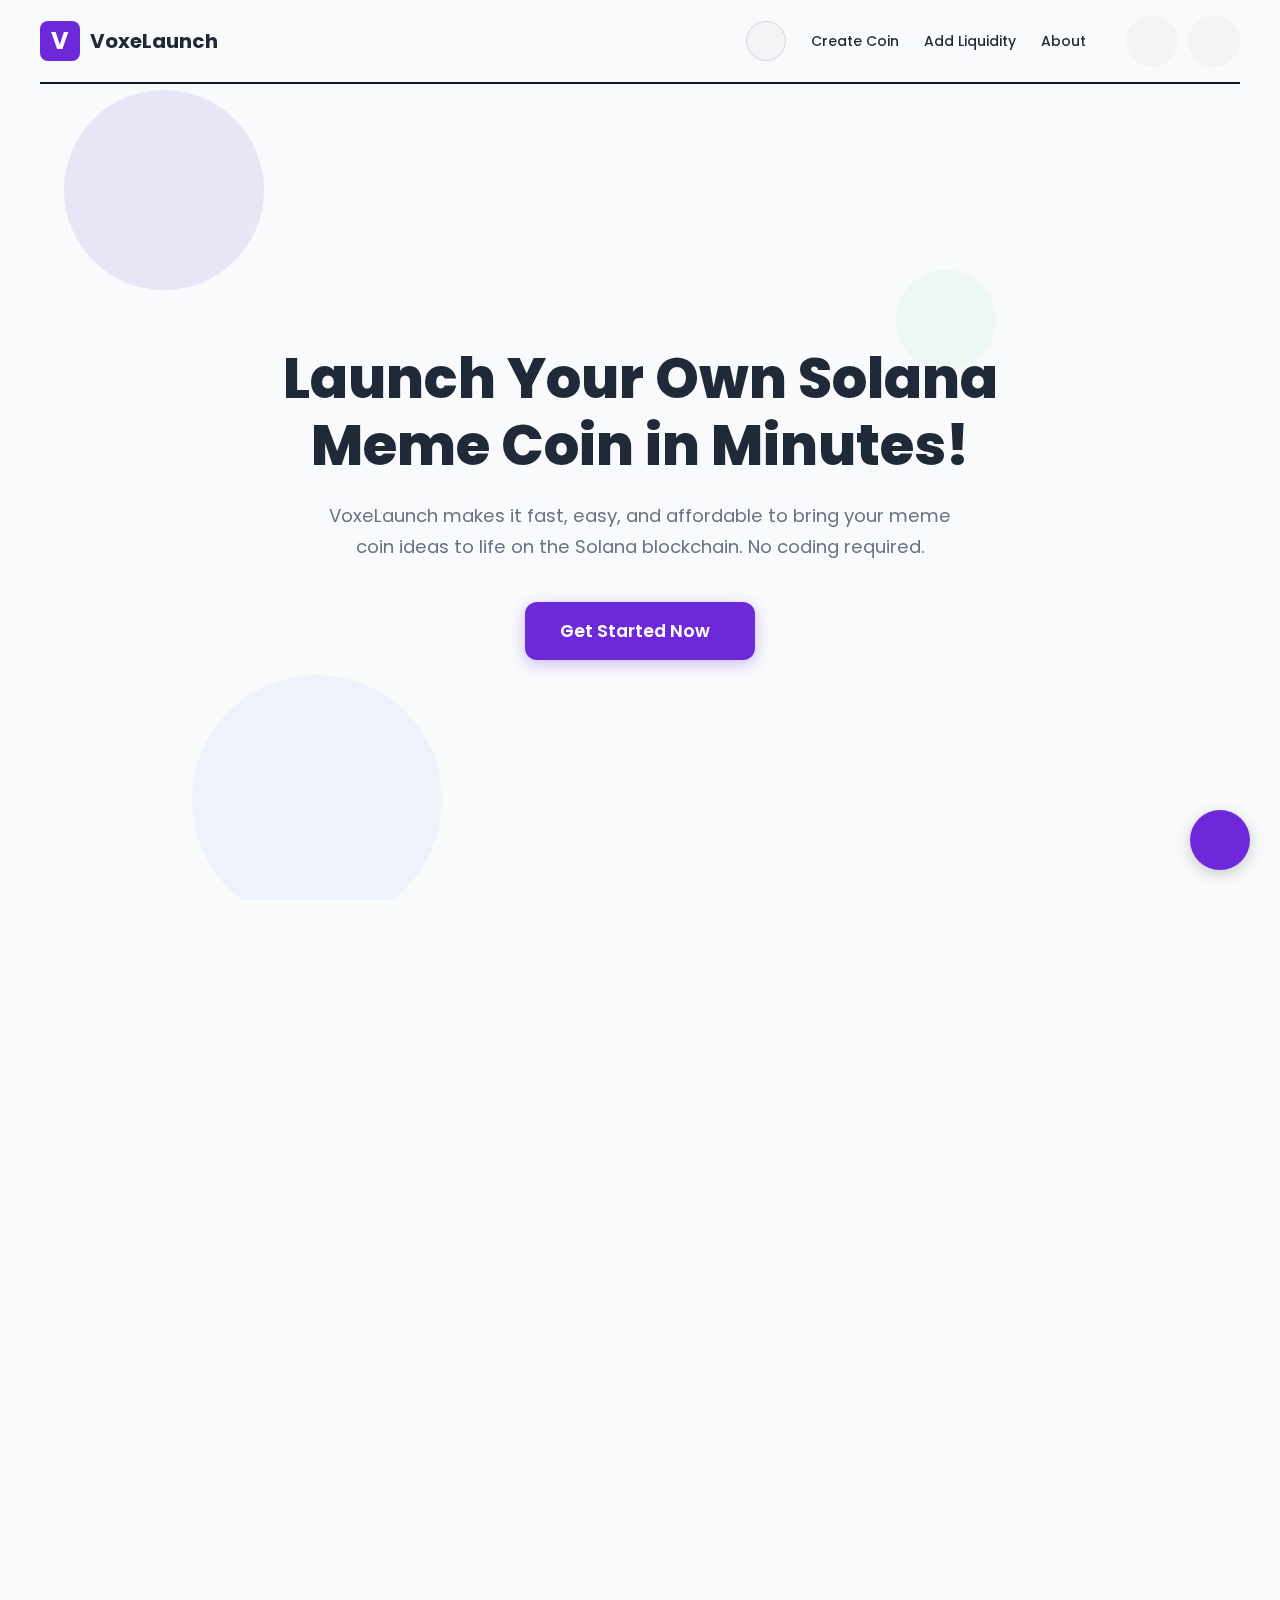
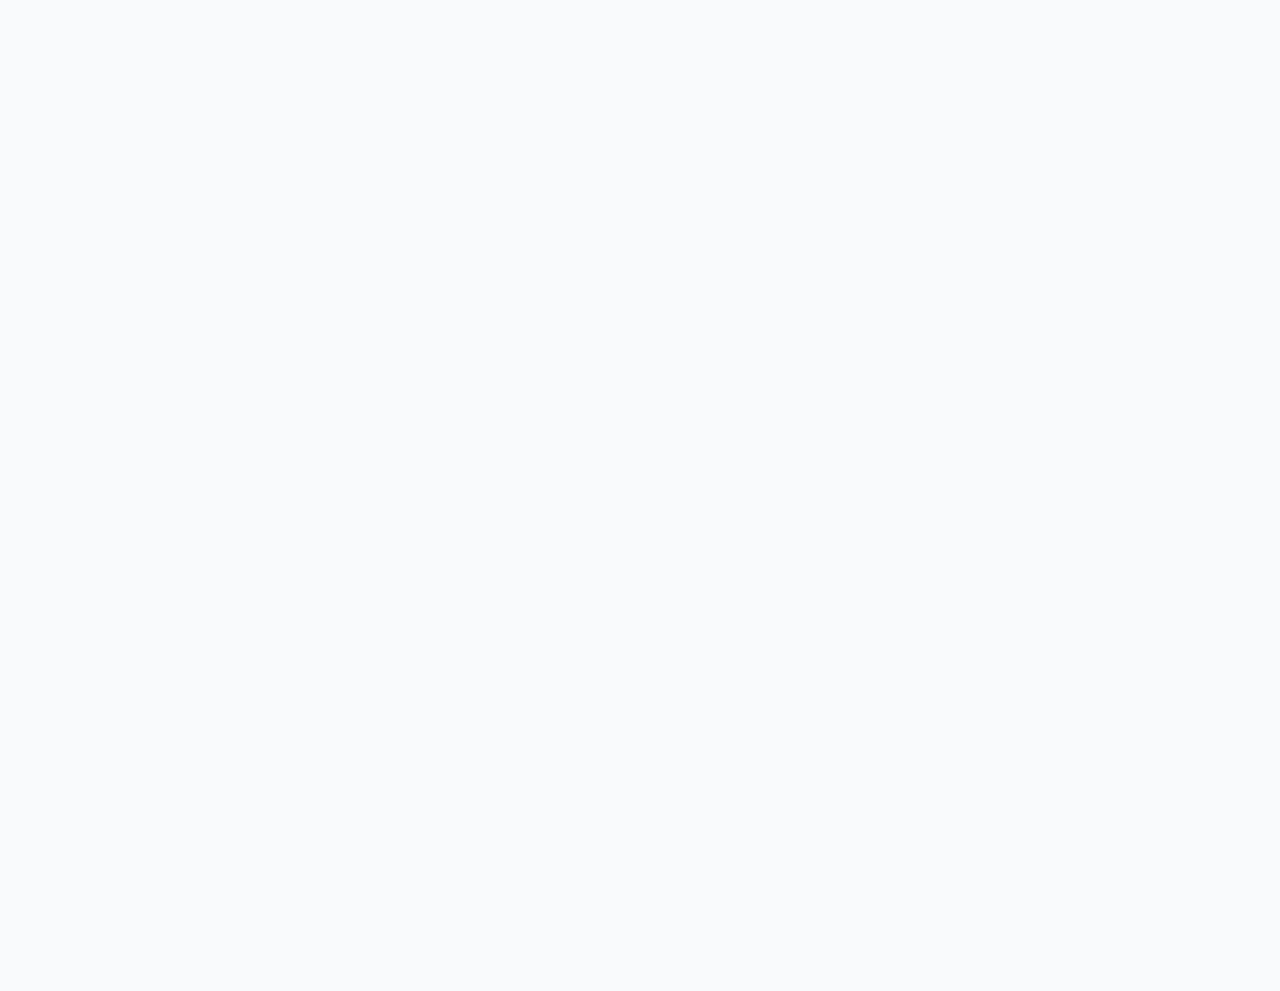
<file: landing.html>
<!DOCTYPE html>
<html lang="en">
<head>
    <meta charset="UTF-8">
    <meta name="viewport" content="width=device-width, initial-scale=1.0">
    <title>VoxeLaunch - Launch Your Solana Meme Coin</title>
    <link rel="stylesheet" href="style.css">
    <link href="https://fonts.googleapis.com/css2?family=Poppins:wght@300;400;500;600;700;800;900&display=swap" rel="stylesheet">
    <link rel="stylesheet" href="https://cdnjs.cloudflare.com/ajax/libs/font-awesome/6.5.2/css/all.min.css" integrity="sha512-SnH5WK+bZxgPHs44uWIX+LLJAJ9/2PkPKZ5QiAj6Ta86w+fsb2TkcmfRyVX3pBnMFcV7oQPJkl9QevSCWr3W6A==" crossorigin="anonymous" referrerpolicy="no-referrer" />
</head>
<body>
    <div class="landing-background-shapes">
        <div class="shape shape1"></div>
        <div class="shape shape2"></div>
        <div class="shape shape3"></div>
        <div class="shape shape4"></div>
    </div>

    <div class="container">
        <header class="fade-in-section">
            <div class="logo-container">
                <div class="logo-icon">V</div>
                <h1>VoxeLaunch</h1>
            </div>
            <nav>
                <div class="theme-switch-wrapper">
                    <label class="theme-switch" for="theme-toggle">
                        <input type="checkbox" id="theme-toggle" />
                        <span class="icon-container">
                            <i class="fas fa-sun theme-icon-sun"></i>
                            <i class="fas fa-moon theme-icon-moon"></i>
                        </span>
                    </label>
                </div>
                <a href="index.html">Create Coin</a>
                <a href="liquidity_adder.html">Add Liquidity</a>
                <a href="#">About</a>
            </nav>
            <div class="social-actions">
                <a href="#" class="social-icon"><i class="fab fa-twitter"></i></a>
                <a href="#" class="social-icon"><i class="fab fa-telegram-plane"></i></a>
            </div>
        </header>

        <main>
            <section class="hero-section fade-in-section">
                <div class="hero-content">
                    <h1>Launch Your Own Solana Meme Coin in Minutes!</h1>
                    <p class="subtitle">VoxeLaunch makes it fast, easy, and affordable to bring your meme coin ideas to life on the Solana blockchain. No coding required.</p>
                    <a href="index.html" class="cta-button primary-cta">Get Started Now <i class="fas fa-rocket"></i></a>
                </div>
                <div class="hero-image-placeholder">
                    <i class="fas fa-cubes fa-7x hero-icon-anim"></i>
                </div>
            </section>

            <section class="stats-section fade-in-section">
                <div class="stat-item">
                    <i class="fas fa-users stat-icon"></i>
                    <h3 class="stat-number" data-target="12345">0</h3>
                    <p>Active Users</p>
                </div>
                <div class="stat-item">
                    <i class="fas fa-coins stat-icon"></i>
                    <h3 class="stat-number" data-target="6789">0</h3>
                    <p>Coins Launched</p>
                </div>
                <div class="stat-item">
                    <i class="fas fa-chart-line stat-icon"></i>
                    <h3 class="stat-number" data-target="15000000" data-prefix="$">0</h3>
                    <p>Total Value Created</p>
                </div>
            </section>

            <section class="features-section fade-in-section">
                <h2>Why VoxeLaunch?</h2>
                <div class="features-grid">
                    <div class="feature-item">
                        <i class="fas fa-bolt"></i>
                        <h4>Lightning Fast</h4>
                        <p>Deploy your token on Solana in under 5 minutes.</p>
                    </div>
                    <div class="feature-item">
                        <i class="fas fa-shield-alt"></i>
                        <h4>Secure & Reliable</h4>
                        <p>Utilize battle-tested smart contracts and revoke authorities.</p>
                    </div>
                    <div class="feature-item">
                        <i class="fas fa-dollar-sign"></i>
                        <h4>Affordable</h4>
                        <p>Low fees for creation and liquidity provision.</p>
                    </div>
                    <div class="feature-item">
                        <i class="fas fa-code-branch"></i>
                        <h4>No Coding Needed</h4>
                        <p>Our intuitive interface handles all the complexities.</p>
                    </div>
                </div>
            </section>

             <section class="cta-bottom-section fade-in-section">
                <h2>Ready to Launch Your Legend?</h2>
                <p>Join thousands of creators and make your mark on the Solana ecosystem.</p>
                <a href="index.html" class="cta-button primary-cta">Create Your Coin <i class="fas fa-angle-right"></i></a>
            </section>


        </main>

        <footer class="fade-in-section">
            <p>© 2024 VoxeLaunch. All rights reserved.</p>
            <div class="footer-links">
                <a href="#">Privacy Policy</a>
                <a href="#">Terms of Service</a>
            </div>
        </footer>
    </div>

    <div class="chat-bubble fade-in-section">
        <i class="fas fa-comment-dots"></i>
    </div>

    <script src="landing_script.js"></script>
    <script src="theme.js"></script>
</body>
</html>
</file>
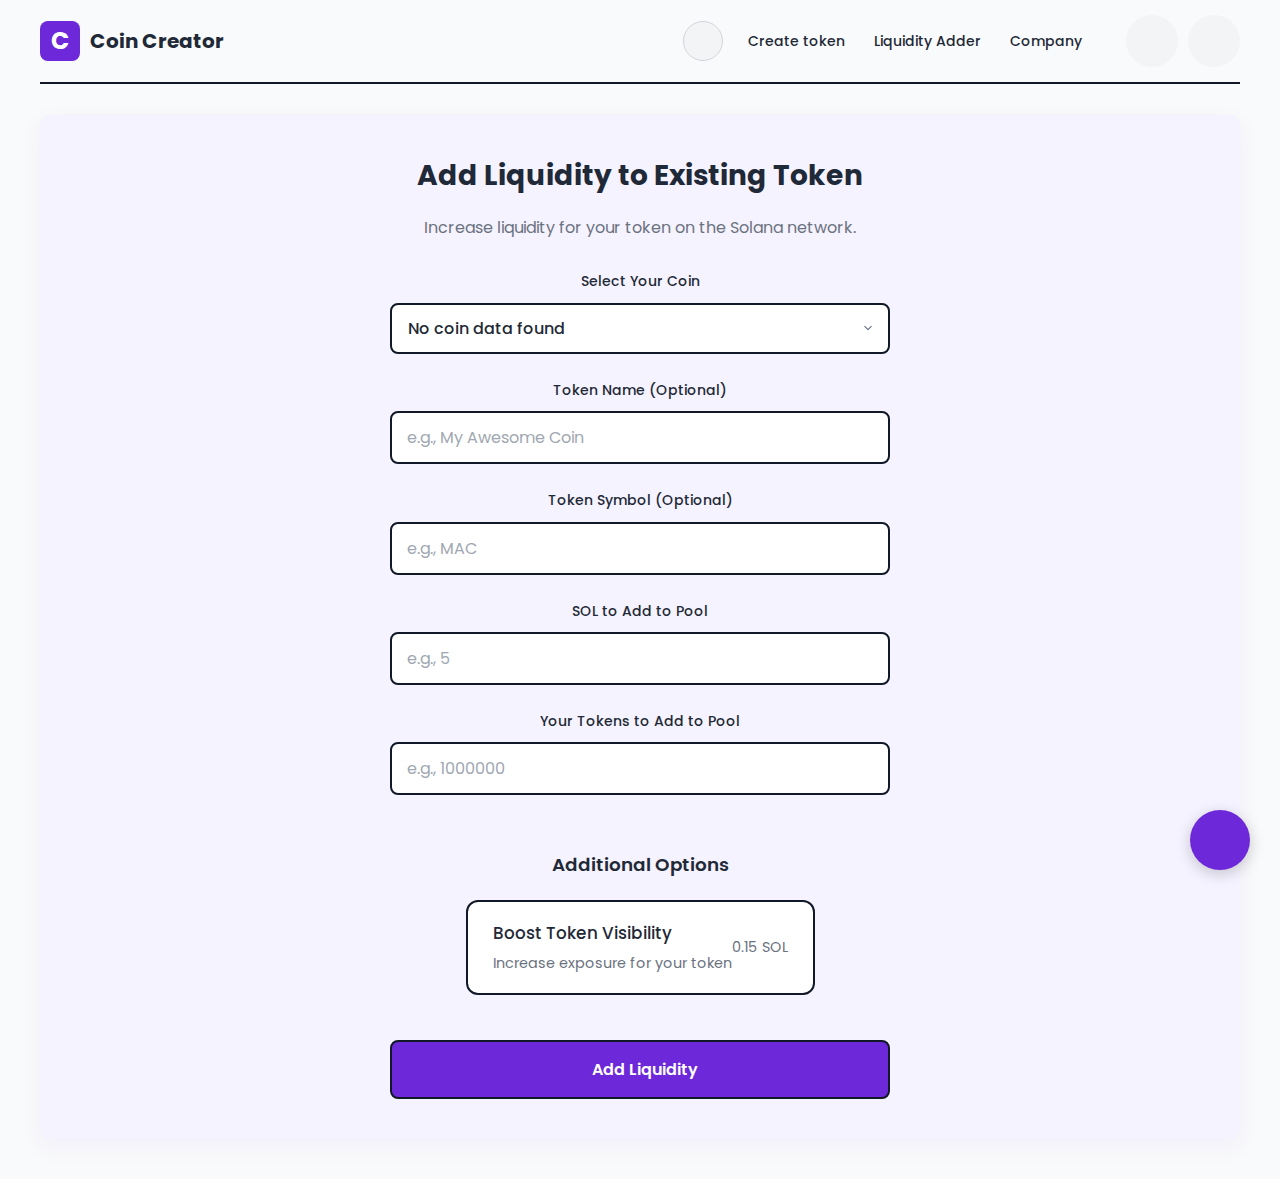
<file: liquidity_adder.html>
<!DOCTYPE html>
<html lang="en">
<head>
    <meta charset="UTF-8">
    <meta name="viewport" content="width=device-width, initial-scale=1.0">
    <title>Voxelaunch - Add Liquidity</title>
    <link rel="stylesheet" href="style.css">
    <link href="https://fonts.googleapis.com/css2?family=Poppins:wght@300;400;500;600;700&display=swap" rel="stylesheet">
    <link rel="stylesheet" href="https://cdnjs.cloudflare.com/ajax/libs/font-awesome/6.5.2/css/all.min.css" integrity="sha512-SnH5WK+bZxgPHs44uWIX+LLJAJ9/2PkPKZ5QiAj6Ta86w+fsb2TkcmfRyVX3pBnMFcV7oQPJkl9QevSCWr3W6A==" crossorigin="anonymous" referrerpolicy="no-referrer" />
    <style>
        /* Select dropdown styling to match site design */
        #laTokenSelect {
            width: 100%;
            padding: 12px 16px;
            border: var(--cartoon-outline-thickness) solid var(--outline-cartoon);
            border-radius: var(--squircle-radius-small);
            background-color: var(--surface-card);
            color: var(--text-primary);
            font-size: 1rem;
            font-weight: 500;
            font-family: 'Poppins', sans-serif;
            cursor: pointer;
            transition: all 0.3s ease;
            appearance: none;
            background-image: url("data:image/svg+xml,%3csvg xmlns='http://www.w3.org/2000/svg' fill='none' viewBox='0 0 20 20'%3e%3cpath stroke='%236b7280' stroke-linecap='round' stroke-linejoin='round' stroke-width='1.5' d='m6 8 4 4 4-4'/%3e%3c/svg%3e");
            background-position: right 12px center;
            background-repeat: no-repeat;
            background-size: 16px;
            padding-right: 40px;
        }
        
        #laTokenSelect:hover {
            border-color: var(--brand-primary);
            box-shadow: 0 0 0 1px var(--brand-primary);
        }
        
        #laTokenSelect:focus {
            outline: none;
            border-color: var(--brand-primary);
            box-shadow: 0 0 0 3px rgba(109, 40, 217, 0.1);
        }
        
        /* Dark theme adjustments */
        body.dark-theme #laTokenSelect {
            background-color: var(--surface-card);
            color: var(--text-primary);
            border-color: var(--outline-cartoon);
        }
        
        body.dark-theme #laTokenSelect:hover {
            border-color: var(--brand-primary);
        }
        
        body.dark-theme #laTokenSelect:focus {
            border-color: var(--brand-primary);
            box-shadow: 0 0 0 3px rgba(109, 40, 217, 0.2);
        }
    </style>
</head>
<body>
    <div class="container">
        <header class="fade-in-section">
            <div class="logo-container">
                <div class="logo-icon">C</div>
                <h1>Coin Creator</h1>
            </div>
            <nav>
                <div class="theme-switch-wrapper">
                    <label class="theme-switch" for="theme-toggle">
                        <input type="checkbox" id="theme-toggle" />
                        <span class="icon-container">
                            <i class="fas fa-sun theme-icon-sun"></i>
                            <i class="fas fa-moon theme-icon-moon"></i>
                        </span>
                    </label>
                </div>
                <a href="index.html">Create token <i class="fas fa-chevron-down"></i></a>
                <a href="liquidity_adder.html">Liquidity Adder <i class="fas fa-chevron-down"></i></a>
                <a href="#">Company <i class="fas fa-chevron-down"></i></a>
            </nav>
            <div class="social-actions">
                <a href="#" class="social-icon"><i class="fab fa-twitter"></i></a>
                <a href="#" class="social-icon"><i class="fab fa-telegram-plane"></i></a>
            </div>
        </header>

        <main>
            <section class="creator-card fade-in-section">
                <h2>Add Liquidity to Existing Token</h2>
                <p class="subtitle">Increase liquidity for your token on the Solana network.</p>

                <form id="addLiquidityForm">
                    <div class="form-group">
                        <label for="laTokenSelect">Select Your Coin</label>
                        <select id="laTokenSelect" name="laTokenSelect" required>
                            <option value="">Loading your coin...</option>
                        </select>
                    </div>
                    <div class="form-group">
                        <label for="laTokenName">Token Name (Optional)</label>
                        <input type="text" id="laTokenName" name="laTokenName" placeholder="e.g., My Awesome Coin">
                    </div>
                    <div class="form-group">
                        <label for="laTokenSymbol">Token Symbol (Optional)</label>
                        <input type="text" id="laTokenSymbol" name="laTokenSymbol" placeholder="e.g., MAC" maxlength="10">
                    </div>
                    <div class="form-group">
                        <label for="laSolAmount">SOL to Add to Pool</label>
                        <input type="number" id="laSolAmount" name="laSolAmount" placeholder="e.g., 5" step="0.1" min="0.1" required>
                    </div>
                     <div class="form-group">
                        <label for="laTokenAmount">Your Tokens to Add to Pool</label>
                        <input type="number" id="laTokenAmount" name="laTokenAmount" placeholder="e.g., 1000000" required>
                    </div>

                    <div class="security-options-section"> 
                        <h3>Additional Options</h3>
                        <label for="boostVisibility" class="security-option-item"> 
                            <input type="checkbox" id="boostVisibility" name="boostVisibility">
                            <div class="option-text">
                                <h4>Boost Token Visibility</h4>
                                <p>Increase exposure for your token</p>
                            </div>
                            <div class="option-control">
                                <span class="sol-cost">0.15 SOL</span>
                            </div>
                        </label>
                    </div>

                    <button type="submit" class="action-button">
                        <i class="fas fa-water-medical"></i> Add Liquidity
                    </button>
                </form>
            </section>
        </main>
    </div>

    <div class="chat-bubble fade-in-section">
        <i class="fas fa-comment-dots"></i>
    </div>

    <script src="liquidity_adder_script.js"></script>
    <script src="theme.js"></script>
</body>
</html>
</file>
<file: style.css>
:root {
    --bg-primary: #F9FAFB;
    --bg-secondary: #F5F3FF;
    --bg-tertiary: #FCE7F3;
    --bg-quaternary: #E9D5FF;

    --surface-default: #FFFFFF;
    --surface-card: #FFFFFF;
    --surface-modal: #FFFFFF;
    --surface-accent: #F3F4F6;
    --surface-info-light: #E9D5FF;
    --surface-selected-item: var(--promo-pink-bg);

    --text-primary: #1F2937;
    --text-secondary: #6B7280;
    --text-tertiary: #A0A7B2;
    --text-on-brand: #FFFFFF;
    --text-brand-alt: var(--brand-primary);
    --text-link: var(--brand-primary);

    --brand-primary: #6D28D9;
    --brand-primary-hover: #5B21B6;
    --brand-secondary: #4B0082;
    --brand-secondary-text: #FFD700;

    --border-default: #D1D5DB;
    --border-accent: #d1c4e9;
    --outline-cartoon: #111827;

    --shadow-soft-rgb: 0,0,0; 
    --shadow-medium-rgb: 0,0,0;
    --shadow-brand-rgb: 109, 40, 217;

    --squircle-radius: 12px;
    --squircle-radius-small: 8px;
    --cartoon-outline-thickness: 2px;
}

body.dark-theme {
    --bg-primary: #1A1D24;
    --bg-secondary: #232730;
    --bg-tertiary: #2C2A38; 
    --bg-quaternary: #302A40;

    --surface-default: #282C34;
    --surface-card: #252930;
    --surface-modal: #21252B;
    --surface-accent: #3A3F4B;
    --surface-info-light: #302A40;
    --surface-selected-item: #382A4A;

    --text-primary: #E1E3E8;
    --text-secondary: #9FA6B2;
    --text-tertiary: #7F8895;
    --text-on-brand: #FFFFFF;
    --text-brand-alt: #A16EFD; 
    --text-link: #A16EFD;

    --brand-primary: #7F3DF2; 
    --brand-primary-hover: #915CF5;
    --brand-secondary: #7F3DF2;
    --brand-secondary-text: #FFD700; 

    --border-default: #404552;
    --border-accent: #4A405C;
    --outline-cartoon: #D0D3D9; 

    --shadow-soft-rgb: 225,225,235;
    --shadow-medium-rgb: 225,225,235;
    --shadow-brand-rgb: 127, 61, 242;
}

body {
    font-family: 'Poppins', sans-serif;
    margin: 0;
    background-color: var(--bg-primary); 
    color: var(--text-primary);
    line-height: 1.6;
    overflow-x: hidden;
    transition: background-color 0.3s ease, color 0.3s ease;
}

.landing-background-shapes {
    position: fixed;
    top: 0;
    left: 0;
    width: 100%;
    height: 100%;
    overflow: hidden;
    z-index: -1; 
    pointer-events: none; 
}
.shape {
    position: absolute;
    border-radius: 50%;
    opacity: 0.1; 
    animation: float 20s infinite ease-in-out alternate;
    transition: background-color 0.3s ease, opacity 0.3s ease;
}
.shape1 { width: 200px; height: 200px; background-color: var(--brand-primary); top: 10%; left: 5%; animation-duration: 22s; }
.shape2 { width: 150px; height: 150px; background-color: var(--bg-tertiary); top: 60%; left: 80%; animation-duration: 18s; animation-delay: -5s; }
.shape3 { width: 100px; height: 100px; background-color: #86efac; top: 30%; left: 70%; animation-duration: 25s; animation-delay: -10s; }
.shape4 { width: 250px; height: 250px; background-color: #a5b4fc; top: 75%; left: 15%; animation-duration: 20s; animation-delay: -15s; }

body.dark-theme .landing-background-shapes .shape { opacity: 0.05; }
body.dark-theme .landing-background-shapes .shape3 { background-color: #3a5a3a; }
body.dark-theme .landing-background-shapes .shape4 { background-color: #3b4266; }


@keyframes float {
    0% { transform: translateY(0px) translateX(0px) rotate(0deg); }
    50% { transform: translateY(-30px) translateX(20px) rotate(180deg); }
    100% { transform: translateY(0px) translateX(0px) rotate(360deg); }
}

.container {
    max-width: 1200px;
    margin: 0 auto;
    padding: 0 20px;
    opacity: 1;
    transition: opacity 0.4s ease-out;
    position: relative; 
    z-index: 1;
}
.container.page-fade-out { opacity: 0; }

.fade-in-section {
    opacity: 0;
    transform: translateY(30px); 
    transition: opacity 0.7s ease-out, transform 0.7s ease-out;
}
.fade-in-section.is-visible {
    opacity: 1;
    transform: translateY(0);
}

header {
    display: flex;
    flex-wrap: wrap;
    align-items: center;
    padding: 15px 0; 
    border-bottom: var(--cartoon-outline-thickness) solid var(--outline-cartoon);
    margin-bottom: 30px;
    transition: border-color 0.3s ease;
    gap: 15px 20px;
}

.logo-container {
    display: flex;
    align-items: center;
    flex-shrink: 0;
    order: 1;
    margin-right: auto;
}
.logo-icon {
    background-color: var(--brand-primary);
    color: var(--text-on-brand);
    width: 40px;
    height: 40px;
    border-radius: var(--squircle-radius-small);
    display: flex;
    align-items: center;
    justify-content: center;
    font-size: 24px;
    font-weight: bold;
    margin-right: 10px;
    transition: background-color 0.3s ease, color 0.3s ease;
}
header h1 {
    font-size: 20px;
    font-weight: 700;
    margin: 0;
    color: var(--text-primary);
    transition: color 0.3s ease;
}

nav {
    display: flex;
    align-items: center;
    flex-wrap: wrap;
    gap: 10px 15px;
    order: 2;
}

nav a {
    text-decoration: none;
    color: var(--text-primary);
    font-size: 14px;
    font-weight: 500;
    font-family: 'Poppins', sans-serif;
    transition: color 0.2s ease;
    white-space: nowrap;
}
nav a:hover { color: var(--brand-primary); }
nav a i { font-size: 0.7em; margin-left: 4px; }


.social-actions {
    display: flex;
    align-items: center;
    order: 3;
    margin-left: auto;
}
.social-icon {
    color: var(--text-primary);
    font-size: 18px;
    margin-left: 10px;
    padding: 8px;
    background-color: var(--surface-accent);
    border-radius: 50%;
    width: 36px;
    height: 36px;
    display: inline-flex;
    justify-content: center;
    align-items: center;
    text-decoration: none;
    transition: transform 0.2s ease-out, box-shadow 0.2s ease-out, background-color 0.2s ease, color 0.2s ease;
}
.social-icon:first-child { 
    margin-left: 0; 
}
.social-icon:hover {
    background-color: var(--brand-primary);
    color: var(--text-on-brand);
    transform: translateY(-3px) scale(1.05);
    box-shadow: 0 4px 8px rgba(var(--shadow-medium-rgb),0.15);
}

.theme-switch-wrapper {
    display: flex;
    align-items: center;
}
.theme-switch {
    position: relative;
    display: inline-flex; 
    align-items: center;
    justify-content: center;
    width: 38px; 
    height: 38px;
    cursor: pointer;
    border-radius: 50%; 
    background-color: var(--surface-accent);
    transition: background-color 0.3s ease;
    border: 1px solid var(--border-default); 
}
.theme-switch:hover {
    background-color: var(--border-default); 
}
body.dark-theme .theme-switch {
    border-color: var(--surface-default);
}
.theme-switch input { display: none; } 

.theme-switch .icon-container {
    position: relative; 
    display: flex;
    align-items: center;
    justify-content: center;
    width: 100%;
    height: 100%;
    overflow: hidden; 
}

.theme-icon-sun, 
.theme-icon-moon {
    position: absolute; 
    font-size: 16px; 
    color: var(--text-primary); 
    transition: opacity 0.3s ease-in-out, transform 0.3s ease-in-out, color 0.3s ease;
}

.theme-icon-moon { opacity: 0; transform: scale(0.7) rotate(-90deg); }
.theme-icon-sun { opacity: 1; transform: scale(1) rotate(0deg); }

body.dark-theme .theme-icon-sun,
input:checked ~ .icon-container .theme-icon-sun { 
    opacity: 0;
    transform: scale(0.7) rotate(90deg);
}
body.dark-theme .theme-icon-moon,
input:checked ~ .icon-container .theme-icon-moon {
    opacity: 1;
    transform: scale(1) rotate(0deg);
}

.hero-section {
    padding: 80px 0;
    text-align: center;
    display: flex;
    flex-direction: column;
    align-items: center;
    justify-content: center;
    min-height: 70vh; 
    position: relative;
}
.hero-content h1 {
    font-size: 3.5rem; 
    font-weight: 800;
    color: var(--text-primary);
    margin-bottom: 20px;
    line-height: 1.2;
    max-width: 800px;
    margin-left: auto;
    margin-right: auto;
    transition: color 0.3s ease;
}
.hero-content .subtitle {
    font-size: 1.15rem;
    color: var(--text-secondary);
    max-width: 650px;
    margin: 0 auto 40px auto;
    line-height: 1.7;
    transition: color 0.3s ease;
}
.cta-button { 
    display: inline-flex;
    align-items: center;
    justify-content: center;
    padding: 15px 35px;
    font-size: 1.1rem;
    font-weight: 600;
    text-decoration: none;
    border-radius: var(--squircle-radius);
    transition: transform 0.2s ease-out, box-shadow 0.2s ease-out, background-color 0.2s ease, color 0.2s ease;
    border: none;
    cursor: pointer;
    font-family: 'Poppins', sans-serif;
}
.cta-button.primary-cta {
    background-color: var(--brand-primary);
    color: var(--text-on-brand);
    box-shadow: 0 4px 15px rgba(var(--shadow-brand-rgb), 0.3);
}
.cta-button.primary-cta:hover {
    background-color: var(--brand-primary-hover);
    transform: translateY(-3px) scale(1.02);
    box-shadow: 0 7px 20px rgba(var(--shadow-brand-rgb), 0.4);
}
.cta-button i { margin-left: 10px; }
.hero-image-placeholder {
    margin-top: 50px;
    color: var(--brand-primary);
    opacity: 0.3;
    transition: color 0.3s ease, opacity 0.3s ease;
}
body.dark-theme .hero-image-placeholder { opacity: 0.4; }
.hero-icon-anim { animation: pulseIcon 3s infinite ease-in-out; }
@keyframes pulseIcon {
    0%, 100% { transform: scale(1); opacity: inherit; } 
    50% { transform: scale(1.15); opacity: calc(inherit + 0.2); }
}

.stats-section {
    display: flex;
    justify-content: space-around;
    align-items: stretch; 
    gap: 30px;
    padding: 60px 0;
    flex-wrap: wrap; 
}
.stat-item {
    background-color: var(--surface-card);
    padding: 30px;
    border-radius: var(--squircle-radius);
    text-align: center;
    box-shadow: 0 5px 25px rgba(var(--shadow-medium-rgb),0.07);
    flex-basis: calc(33.333% - 20px); 
    min-width: 220px; 
    transition: transform 0.3s ease-out, box-shadow 0.3s ease-out, background-color 0.3s ease;
}
body.dark-theme .stat-item { box-shadow: 0 5px 25px rgba(var(--shadow-medium-rgb),0.04); }
.stat-item:hover {
    transform: translateY(-8px);
    box-shadow: 0 12px 30px rgba(var(--shadow-medium-rgb),0.1);
}
body.dark-theme .stat-item:hover { box-shadow: 0 12px 30px rgba(var(--shadow-medium-rgb),0.06); }
.stat-icon {
    font-size: 2.5rem;
    color: var(--brand-primary);
    margin-bottom: 15px;
    display: block;
    transition: color 0.3s ease;
}
.stat-number {
    font-size: 2.8rem;
    font-weight: 700;
    color: var(--text-primary);
    margin: 0 0 5px 0;
    transition: color 0.3s ease;
}
.stat-item p {
    font-size: 1rem;
    color: var(--text-secondary);
    margin: 0;
    transition: color 0.3s ease;
}

.features-section { padding: 60px 0; text-align: center; }
.features-section h2 {
    font-size: 2.5rem;
    font-weight: 700;
    margin-bottom: 50px;
    color: var(--text-primary);
    transition: color 0.3s ease;
}
.features-grid {
    display: grid;
    grid-template-columns: repeat(auto-fit, minmax(250px, 1fr));
    gap: 30px;
}
.feature-item {
    background: var(--surface-card);
    padding: 30px;
    border-radius: var(--squircle-radius);
    box-shadow: 0 4px 15px rgba(var(--shadow-soft-rgb),0.05);
    transition: transform 0.3s ease, box-shadow 0.3s ease, background-color 0.3s ease;
}
body.dark-theme .feature-item { box-shadow: 0 4px 15px rgba(var(--shadow-soft-rgb),0.03); }
.feature-item:hover {
    transform: translateY(-5px);
    box-shadow: 0 8px 20px rgba(var(--shadow-soft-rgb),0.08);
}
body.dark-theme .feature-item:hover { box-shadow: 0 8px 20px rgba(var(--shadow-soft-rgb),0.05); }
.feature-item i {
    font-size: 2rem;
    color: var(--brand-primary);
    margin-bottom: 15px;
    transition: color 0.3s ease;
}
.feature-item h4 {
    font-size: 1.25rem;
    font-weight: 600;
    margin-bottom: 10px;
    color: var(--text-primary);
    transition: color 0.3s ease;
}
.feature-item p {
    font-size: 0.95rem;
    color: var(--text-secondary);
    line-height: 1.6;
    transition: color 0.3s ease;
}

.cta-bottom-section {
    padding: 80px 0;
    text-align: center;
    background-color: var(--bg-secondary); 
    margin-top: 60px;
    border-radius: var(--squircle-radius);
    transition: background-color 0.3s ease;
}
.cta-bottom-section h2 {
    font-size: 2.2rem;
    margin-bottom: 15px;
    color: var(--text-primary);
    transition: color 0.3s ease;
}
.cta-bottom-section p {
    font-size: 1.1rem;
    color: var(--text-secondary);
    margin-bottom: 30px;
    max-width: 600px;
    margin-left: auto;
    margin-right: auto;
    transition: color 0.3s ease;
}

footer {
    text-align: center;
    padding: 40px 0 20px 0;
    border-top: 1px solid var(--border-default);
    margin-top: 60px;
    color: var(--text-secondary);
    font-size: 0.9rem;
    transition: border-color 0.3s ease, color 0.3s ease;
}
.footer-links { margin-top: 10px; }
.footer-links a {
    color: var(--text-secondary);
    text-decoration: none;
    margin: 0 10px;
    transition: color 0.2s ease;
}
.footer-links a:hover { color: var(--brand-primary); }

.promo-banner { 
    background-color: var(--bg-tertiary);
    border-radius: var(--squircle-radius);
    padding: 20px 30px;
    margin-bottom: 40px;
    display: flex;
    align-items: center;
    justify-content: space-between;
    position: relative;
    transition: background-color 0.3s ease;
}
.best-price-tag {
    position: absolute;
    top: -10px;
    left: 20px;
    background-color: var(--brand-secondary);
    color: var(--brand-secondary-text);
    padding: 4px 12px;
    border-radius: var(--squircle-radius) var(--squircle-radius) var(--squircle-radius) 0;
    font-size: 12px;
    font-weight: bold;
    box-shadow: 0 2px 4px rgba(var(--shadow-soft-rgb),0.1);
    transition: background-color 0.3s ease, color 0.3s ease;
}
.best-price-tag span { margin-left: 4px; }
.promo-banner p {
    margin: 0;
    font-size: 16px;
    font-weight: 500;
    color: var(--text-primary);
    display: flex;
    align-items: center;
    transition: color 0.3s ease;
}
.solana-logo-inline {
    width: 20px;
    height: 20px;
    margin: 0 5px;
    vertical-align: middle;
}
.promo-icons { display: flex; }
.promo-icons span {
    margin-left: -10px;
    background-color: var(--surface-default);
    border-radius: 50%;
    width: 40px;
    height: 40px;
    display: flex;
    align-items: center;
    justify-content: center;
    box-shadow: 0 2px 4px rgba(var(--shadow-soft-rgb),0.1);
    border: 2px solid var(--bg-tertiary);
    transition: background-color 0.3s ease, border-color 0.3s ease;
}
.promo-icons span:first-child { margin-left: 0; }
.silly-icon {
    width: 30px;
    height: 30px;
    border-radius: 50%;
    object-fit: cover;
}

.creator-card { 
    background-color: var(--bg-secondary);
    padding: 40px;
    border-radius: var(--squircle-radius);
    margin-bottom: 40px;
    box-shadow: 0 8px 25px rgba(var(--shadow-brand-rgb), 0.05);
    transition: background-color 0.3s ease, box-shadow 0.3s ease;
}
.creator-card h2 {
    font-size: 28px;
    font-weight: 700;
    text-align: center;
    margin-top: 0;
    margin-bottom: 10px;
    color: var(--text-primary);
    transition: color 0.3s ease;
}
.creator-card .subtitle {
    text-align: center;
    color: var(--text-secondary);
    margin-bottom: 30px;
    font-size: 16px;
    transition: color 0.3s ease;
}

form { display: grid; gap: 25px; }
.form-group { display: flex; flex-direction: column; align-items: center; }
.form-group label {
    font-size: 14px;
    font-weight: 500;
    margin-bottom: 10px;
    color: var(--text-primary);
    text-align: center;
    width: 100%;
    max-width: 500px;
    transition: color 0.3s ease;
}
.form-group input[type="text"],
.form-group input[type="number"],
.form-group select {
    padding: 12px 15px;
    border: var(--cartoon-outline-thickness) solid var(--outline-cartoon);
    border-radius: var(--squircle-radius-small);
    font-size: 16px;
    font-family: 'Poppins', sans-serif;
    background-color: var(--surface-default);
    color: var(--text-primary);
    width: 100%;
    max-width: 500px;
    box-sizing: border-box;
    transition: transform 0.2s ease-out, box-shadow 0.2s ease-out, background-color 0.3s ease, color 0.3s ease, border-color 0.3s ease;
}
.form-group input[type="text"]::placeholder,
.form-group input[type="number"]::placeholder {
    color: var(--text-tertiary); 
    transition: color 0.3s ease;
}
.form-group input[type="text"]:hover,
.form-group input[type="number"]:hover,
.form-group select:hover {
    transform: translateY(-3px);
    box-shadow: 0 4px 8px rgba(var(--shadow-soft-rgb),0.07);
}
.form-group input:focus,
.form-group select:focus {
    outline: none;
    box-shadow: 0 0 0 2px var(--brand-primary), 0 4px 8px rgba(var(--shadow-brand-rgb), 0.2);
}
.form-group small {
    font-size: 12px;
    color: var(--text-secondary);
    margin-top: 5px;
    text-align: center;
    width: 100%;
    max-width: 500px;
    transition: color 0.3s ease;
}

input[type=number]::-webkit-inner-spin-button, 
input[type=number]::-webkit-outer-spin-button { 
  -webkit-appearance: none; 
  margin: 0; 
}
input[type=number] {
  appearance: textfield;
  -moz-appearance: textfield;
}

.file-input-box {
    display: block;
    width: 180px;
    height: 180px;
    border-radius: var(--squircle-radius);
    border: 2px dashed var(--border-default);
    background-color: var(--surface-default);
    cursor: pointer;
    position: relative;
    overflow: hidden;
    margin-left: auto;
    margin-right: auto;
    padding: 0;
    box-sizing: border-box;
    transition: border-color 0.3s ease, background-color 0.3s ease;
}
.file-input-box:hover { border-color: var(--brand-primary); }
.file-input-box input[type="file"] { display: none; }
.file-input-content {
    position: absolute;
    top: 50%;
    left: 50%;
    transform: translate(-50%, -50%);
    display: flex;
    flex-direction: column;
    align-items: center;
    justify-content: center;
    text-align: center;
    color: var(--text-secondary);
    width: 100%;
    height: 100%;
    padding: 15px;
    box-sizing: border-box;
    z-index: 1;
    transition: color 0.3s ease;
}
.file-input-content i {
    font-size: 3rem;
    color: var(--brand-primary);
    margin-bottom: 10px;
    transition: color 0.3s ease;
}
.file-input-content span { font-size: 0.85rem; }
#imagePreview {
    position: absolute;
    top: 50%;
    left: 50%;
    transform: translate(-50%, -50%);
    max-width: 90%;
    max-height: 90%;
    display: none;
    border-radius: var(--squircle-radius-small);
}

.security-options-section {
    padding: 10px 0;
    margin-top: 20px;
    max-width: 600px;
    margin-left: auto;
    margin-right: auto;
}
.security-options-section h3 {
    color: var(--text-primary);
    font-size: 1.15rem;
    font-weight: 600;
    margin-top: 0;
    margin-bottom: 20px;
    text-align: center;
    transition: color 0.3s ease;
}
.security-option-item {
    background-color: var(--surface-default);
    border: var(--cartoon-outline-thickness) solid var(--outline-cartoon);
    border-radius: var(--squircle-radius);
    padding: 18px 25px;
    display: flex;
    justify-content: space-between;
    align-items: center;
    margin-bottom: 12px;
    cursor: pointer;
    transition: transform 0.2s ease-out, box-shadow 0.2s ease-out, border-color 0.3s ease, background-color 0.3s ease;
}
.security-option-item:hover {
    transform: translateY(-3px);
    box-shadow: 0 4px 12px rgba(var(--shadow-soft-rgb),0.08);
}
.security-option-item:last-child { margin-bottom: 0; }

/* Special options separator */
.special-options-separator {
    height: 20px;
    margin: 15px 0;
    border-top: 2px dashed var(--border-accent);
    position: relative;
}

.special-options-separator::before {
    content: "";
}
.security-option-item.selected {
    border-color: var(--brand-primary);
    background-color: var(--surface-selected-item);
    box-shadow: 0 0 0 var(--cartoon-outline-thickness) var(--brand-primary);
}
.security-option-item.selected:hover {
    transform: translateY(-3px);
    box-shadow: 0 0 0 var(--cartoon-outline-thickness) var(--brand-primary), 0 6px 15px rgba(var(--shadow-brand-rgb), 0.2);
}
.security-option-item.selected .option-text h4,
.security-option-item.selected .option-text p,
.security-option-item.selected .sol-cost {
    color: var(--text-brand-alt);
}

/* Orange buy-bot option styling */
.buy-bot-option {
    border-color: #FF8C00 !important;
    background-color: #FFF8F0 !important;
}

.buy-bot-option:hover {
    border-color: #FF7F00 !important;
    background-color: #FFF0E6 !important;
    box-shadow: 0 4px 12px rgba(255, 140, 0, 0.15) !important;
}

.buy-bot-option.selected {
    border-color: #FF8C00 !important;
    background-color: #FFE4B5 !important;
    box-shadow: 0 0 0 var(--cartoon-outline-thickness) #FF8C00 !important;
}

.buy-bot-option.selected:hover {
    box-shadow: 0 0 0 var(--cartoon-outline-thickness) #FF8C00, 0 6px 15px rgba(255, 140, 0, 0.3) !important;
}

.buy-bot-option .option-text h4,
.buy-bot-option .option-text p,
.buy-bot-option .sol-cost {
    color: #CC5500 !important;
}

.buy-bot-option.selected .option-text h4,
.buy-bot-option.selected .option-text p,
.buy-bot-option.selected .sol-cost {
    color: #B34700 !important;
}

/* Dark theme support for buy-bot option */
body.dark-theme .buy-bot-option {
    border-color: #FFA500 !important;
    background-color: #2D1B00 !important;
}

body.dark-theme .buy-bot-option:hover {
    border-color: #FF9500 !important;
    background-color: #3D2A00 !important;
    box-shadow: 0 4px 12px rgba(255, 165, 0, 0.2) !important;
}

body.dark-theme .buy-bot-option.selected {
    border-color: #FFA500 !important;
    background-color: #4D2F00 !important;
    box-shadow: 0 0 0 var(--cartoon-outline-thickness) #FFA500 !important;
}

body.dark-theme .buy-bot-option.selected:hover {
    box-shadow: 0 0 0 var(--cartoon-outline-thickness) #FFA500, 0 6px 15px rgba(255, 165, 0, 0.4) !important;
}

body.dark-theme .buy-bot-option .option-text h4,
body.dark-theme .buy-bot-option .option-text p,
body.dark-theme .buy-bot-option .sol-cost {
    color: #FFB84D !important;
}

body.dark-theme .buy-bot-option.selected .option-text h4,
body.dark-theme .buy-bot-option.selected .option-text p,
body.dark-theme .buy-bot-option.selected .sol-cost {
    color: #FFCC80 !important;
}

/* Blue social media option styling */
.social-media-option {
    border-color: #3B82F6 !important;
    background-color: #EFF6FF !important;
}

.social-media-option:hover {
    border-color: #2563EB !important;
    background-color: #DBEAFE !important;
    box-shadow: 0 4px 12px rgba(59, 130, 246, 0.15) !important;
}

.social-media-option.selected {
    border-color: #3B82F6 !important;
    background-color: #BFDBFE !important;
    box-shadow: 0 0 0 var(--cartoon-outline-thickness) #3B82F6 !important;
}

.social-media-option.selected:hover {
    box-shadow: 0 0 0 var(--cartoon-outline-thickness) #3B82F6, 0 6px 15px rgba(59, 130, 246, 0.3) !important;
}

.social-media-option .option-text h4,
.social-media-option .option-text p,
.social-media-option .sol-cost {
    color: #1E40AF !important;
}

.social-media-option.selected .option-text h4,
.social-media-option.selected .option-text p,
.social-media-option.selected .sol-cost {
    color: #1E3A8A !important;
}

/* Dark theme support for social media option */
body.dark-theme .social-media-option {
    border-color: #60A5FA !important;
    background-color: #1E3A8A !important;
}

body.dark-theme .social-media-option:hover {
    border-color: #3B82F6 !important;
    background-color: #1E40AF !important;
    box-shadow: 0 4px 12px rgba(96, 165, 250, 0.2) !important;
}

body.dark-theme .social-media-option.selected {
    border-color: #60A5FA !important;
    background-color: #1E40AF !important;
    box-shadow: 0 0 0 var(--cartoon-outline-thickness) #60A5FA !important;
}

body.dark-theme .social-media-option.selected:hover {
    box-shadow: 0 0 0 var(--cartoon-outline-thickness) #60A5FA, 0 6px 15px rgba(96, 165, 250, 0.4) !important;
}

body.dark-theme .social-media-option .option-text h4,
body.dark-theme .social-media-option .option-text p,
body.dark-theme .social-media-option .sol-cost {
    color: #93C5FD !important;
}

body.dark-theme .social-media-option.selected .option-text h4,
body.dark-theme .social-media-option.selected .option-text p,
body.dark-theme .social-media-option.selected .sol-cost {
    color: #DBEAFE !important;
}
.security-option-item input[type="checkbox"] { opacity: 0; width: 0; height: 0; position: absolute; }
.option-text h4 {
    color: var(--text-primary);
    font-size: 1.05rem;
    font-weight: 500;
    margin: 0 0 5px 0;
    transition: color 0.3s ease;
}
.option-text p {
    color: var(--text-secondary);
    font-size: 0.9rem;
    margin: 0;
    transition: color 0.3s ease;
}
.option-control { display: flex; align-items: center; }
.sol-cost {
    color: var(--text-secondary);
    font-size: 0.9rem;
    transition: color 0.3s ease;
}

.action-button {
    background-color: var(--brand-primary);
    color: var(--text-on-brand);
    border: var(--cartoon-outline-thickness) solid var(--outline-cartoon);
    padding: 15px 20px;
    border-radius: var(--squircle-radius-small);
    font-size: 16px;
    font-weight: 600;
    font-family: 'Poppins', sans-serif;
    cursor: pointer;
    transition: background-color 0.3s ease, transform 0.2s ease-out, box-shadow 0.2s ease-out, color 0.3s ease, border-color 0.3s ease;
    display: flex;
    align-items: center;
    justify-content: center;
    margin-top: 10px;
    width: 100%;
    max-width: 500px;
    margin-left: auto;
    margin-right: auto;
}
.action-button i { margin-right: 10px; }
.action-button:hover {
    background-color: var(--brand-primary-hover);
    transform: translateY(-3px);
    box-shadow: 0 6px 12px rgba(var(--shadow-brand-rgb), 0.3);
}

#lpSummary {
    font-size: 14px;
    color: var(--text-secondary);
    background-color: var(--surface-info-light);
    padding: 10px;
    border-radius: var(--squircle-radius-small);
    text-align: center;
    width: 100%;
    max-width: 500px;
    margin-left: auto;
    margin-right: auto;
    box-sizing: border-box;
    border: 1px solid var(--border-accent);
    transition: color 0.3s ease, background-color 0.3s ease, border-color 0.3s ease;
}

.chat-bubble {
    position: fixed;
    bottom: 30px;
    right: 30px;
    background-color: var(--brand-primary);
    color: var(--text-on-brand);
    width: 60px;
    height: 60px;
    border-radius: 50%;
    display: flex;
    align-items: center;
    justify-content: center;
    font-size: 28px;
    cursor: pointer;
    box-shadow: 0 4px 15px rgba(var(--shadow-medium-rgb),0.2);
    z-index: 1000;
    transition: transform 0.2s ease-out, box-shadow 0.2s ease-out, opacity 0.6s ease-out, background-color 0.3s ease, color 0.3s ease;
}
body.dark-theme .chat-bubble { box-shadow: 0 4px 15px rgba(var(--shadow-medium-rgb),0.1); }
.chat-bubble:hover {
    background-color: var(--brand-primary-hover);
    transform: translateY(-3px) scale(1.05);
    box-shadow: 0 6px 15px rgba(var(--shadow-medium-rgb),0.3);
}

body.payment-page {
    background-color: var(--bg-primary) !important; 
    color: var(--text-primary) !important;
    opacity: 0;
    animation: pageFadeIn 0.5s 0.1s ease-out forwards;
}
@keyframes pageFadeIn { from { opacity: 0; } to   { opacity: 1; } }

body.payment-page .payment-box {
    background-color: var(--surface-modal);
    color: var(--text-primary);
    padding: 30px 35px;
    border-radius: var(--squircle-radius);
    width: 100%;
    max-width: 450px;
    box-shadow: 0 10px 30px rgba(var(--shadow-medium-rgb),0.1);
    text-align: left;
    border: var(--cartoon-outline-thickness) solid var(--outline-cartoon);
    opacity: 0;
    transform: translateY(20px) scale(0.95);
    animation: paymentBoxAppear 0.6s 0.3s ease-out forwards;
    transition: background-color 0.3s ease, color 0.3s ease, border-color 0.3s ease, box-shadow 0.3s ease;
}
body.dark-theme.payment-page .payment-box { box-shadow: 0 10px 30px rgba(var(--shadow-medium-rgb),0.07); }
@keyframes paymentBoxAppear {
    from { opacity: 0; transform: translateY(20px) scale(0.95); }
    to { opacity: 1; transform: translateY(0) scale(1); }
}
body.payment-page .payment-box h2 {
    color: var(--text-primary);
    font-size: 1.5rem;
    font-weight: 600;
    margin-top: 0;
    transition: color 0.3s ease;
}
body.payment-page .modal-instruction {
    font-size: 0.95rem;
    color: var(--text-secondary);
    margin-bottom: 15px;
    line-height: 1.5;
    transition: color 0.3s ease;
}
body.payment-page .modal-instruction strong {
    color: var(--text-primary);
    font-weight: 600;
    transition: color 0.3s ease;
}
body.payment-page .address-box {
    background-color: var(--surface-accent);
    padding: 12px 15px;
    border-radius: var(--squircle-radius-small);
    font-family: 'Courier New', Courier, monospace;
    font-size: 0.85rem;
    color: var(--text-primary);
    word-break: break-all;
    margin-bottom: 10px;
    display: flex;
    align-items: center;
    justify-content: space-between;
    border: var(--cartoon-outline-thickness) solid var(--outline-cartoon);
    transition: background-color 0.3s ease, color 0.3s ease, border-color 0.3s ease;
}
body.payment-page #copyAddressBtn {
    background: none;
    border: none;
    color: var(--text-secondary);
    cursor: pointer;
    font-size: 1rem;
    padding: 5px;
    transition: color 0.3s ease;
}
body.payment-page #copyAddressBtn:hover { color: var(--text-primary); }
body.payment-page .network-info {
    font-size: 0.85rem;
    color: var(--text-secondary);
    margin-bottom: 20px;
    transition: color 0.3s ease;
}
body.payment-page .network-info strong {
    color: var(--text-primary);
    font-weight: 500;
    transition: color 0.3s ease;
}
body.payment-page .payment-method-divider {
    text-align: center;
    margin: 25px 0;
    font-size: 0.9rem;
    color: var(--text-secondary);
    display: flex;
    align-items: center;
    transition: color 0.3s ease;
}
body.payment-page .payment-method-divider::before,
body.payment-page .payment-method-divider::after {
    content: '';
    flex-grow: 1;
    height: var(--cartoon-outline-thickness);
    background-color: var(--outline-cartoon);
    margin: 0 10px;
    transition: background-color 0.3s ease;
}
body.payment-page .modal-actions { display: grid; gap: 12px; }
body.payment-page .modal-actions.primary-actions { margin-bottom: 20px; }
body.payment-page .modal-button {
    padding: 12px 20px;
    border-radius: var(--squircle-radius-small);
    font-size: 0.95rem;
    font-weight: 500;
    font-family: 'Poppins', sans-serif;
    cursor: pointer;
    transition: background-color 0.3s ease, transform 0.2s ease-out, box-shadow 0.2s ease-out, color 0.3s ease, border-color 0.3s ease;
    width: 100%;
    box-sizing: border-box;
    border: var(--cartoon-outline-thickness) solid var(--outline-cartoon);
    display: flex;
    align-items: center;
    justify-content: center;
}
body.payment-page .modal-button i { margin-right: 8px; }
body.payment-page .modal-button:hover {
    transform: translateY(-2px);
    box-shadow: 0 4px 8px rgba(var(--shadow-soft-rgb),0.1);
}
body.payment-page .modal-button.primary {
    background-color: var(--brand-primary);
    color: var(--text-on-brand);
}
body.payment-page .modal-button.primary:hover { background-color: var(--brand-primary-hover); }
body.payment-page .modal-button.secondary {
    background-color: var(--surface-accent);
    color: var(--brand-primary); 
}
body.dark-theme .modal-button.secondary {
    background-color: var(--surface-accent); 
    color: var(--text-link); 
}
body.payment-page .modal-button.secondary:hover {
    background-color: #E9EAEB; 
}
body.dark-theme .modal-button.secondary:hover {
    background-color: #4A4F5C; 
}
body.payment-page .modal-button.alternative {
    background-color: var(--surface-default);
    color: var(--text-primary);
}
body.payment-page .modal-button.alternative:hover { background-color: var(--surface-accent); }


@media (max-width: 992px) {
    header {
        justify-content: space-between; 
    }
    .logo-container {
        order: 1;
        margin-right: 0; 
    }
    nav {
        order: 2;
        flex-grow: 1; 
        justify-content: flex-start; 
        min-width: 0; 
    }
    .social-actions {
        order: 3;
        margin-left: 0; 
    }
    .hero-content h1 { font-size: 2.8rem; }
    .stats-section { flex-direction: column; gap: 20px; align-items: center;}
    .stat-item { flex-basis: 80%; max-width: 350px; }
    .promo-banner { flex-direction: column; text-align: center; }
    .promo-icons { margin-top: 15px; }

     @media (max-width: 550px) {
        header {
            gap: 10px;
        }
        .logo-container {
            flex-basis: 100%;
            margin-right: 0;
            justify-content: center;
        }
        nav {
            width: 100%;
            justify-content: center;
            margin-top: 10px;
            order: 2;
        }
        .social-actions {
            width: 100%;
            justify-content: center;
            margin-top: 10px;
            order: 3;
        }
    }
}

@media (min-width: 993px) {
    header {
        flex-wrap: nowrap; 
        gap: 20px; 
    }
    .logo-container {
        order: 1;
        margin-right: auto; 
    }
    nav {
        order: 2;
        flex-wrap: nowrap; 
        gap: 25px; 
        margin-right: 20px; 
        flex-grow: 0; 
    }
    .social-actions {
        order: 3;
        margin-left: 0; 
    }
}

@media (max-width: 768px) {
    .hero-content h1 { font-size: 2.2rem; }
    .hero-content .subtitle { font-size: 1rem; }
    .cta-button { font-size: 1rem; padding: 12px 25px; }
    .stats-section { padding: 40px 0; }
    .stat-item { padding: 20px; }
    .stat-number { font-size: 2.2rem; }
    .features-section h2 { font-size: 2rem; margin-bottom: 30px;}
    .features-grid { grid-template-columns: 1fr; gap: 20px; } 
    .cta-bottom-section h2 { font-size: 1.8rem; }

    .creator-card { padding: 25px; }
    .creator-card h2 { font-size: 24px; }
    .promo-banner { padding: 20px; }
    .promo-banner p { font-size: 14px; }
    .best-price-tag { font-size: 10px; padding: 3px 8px; left: 10px;}

    .form-group input[type="text"],
    .form-group input[type="number"],
    .form-group select,
    .action-button,
    #lpSummary,
    .security-options-section { max-width: 90%; }
    .file-input-box { width: 150px; height: 150px; }
    #imagePreview { max-width: 85%; max-height: 85%; }
    .file-input-content i { font-size: 2.5rem; }
    .file-input-content span { font-size: 0.8rem; }
    .security-option-item { flex-direction: column; align-items: flex-start; padding: 15px; }
    .option-text { margin-bottom: 10px; }
    .option-text h4 { font-size: 1rem; }
    .option-text p, .sol-cost { font-size: 0.875rem; }
    .option-control { width: 100%; justify-content: space-between; }
    body.payment-page .payment-box { max-width: 90%; padding: 25px; }
    body.payment-page .payment-box h2 { font-size: 1.3rem; }
}
</file>
